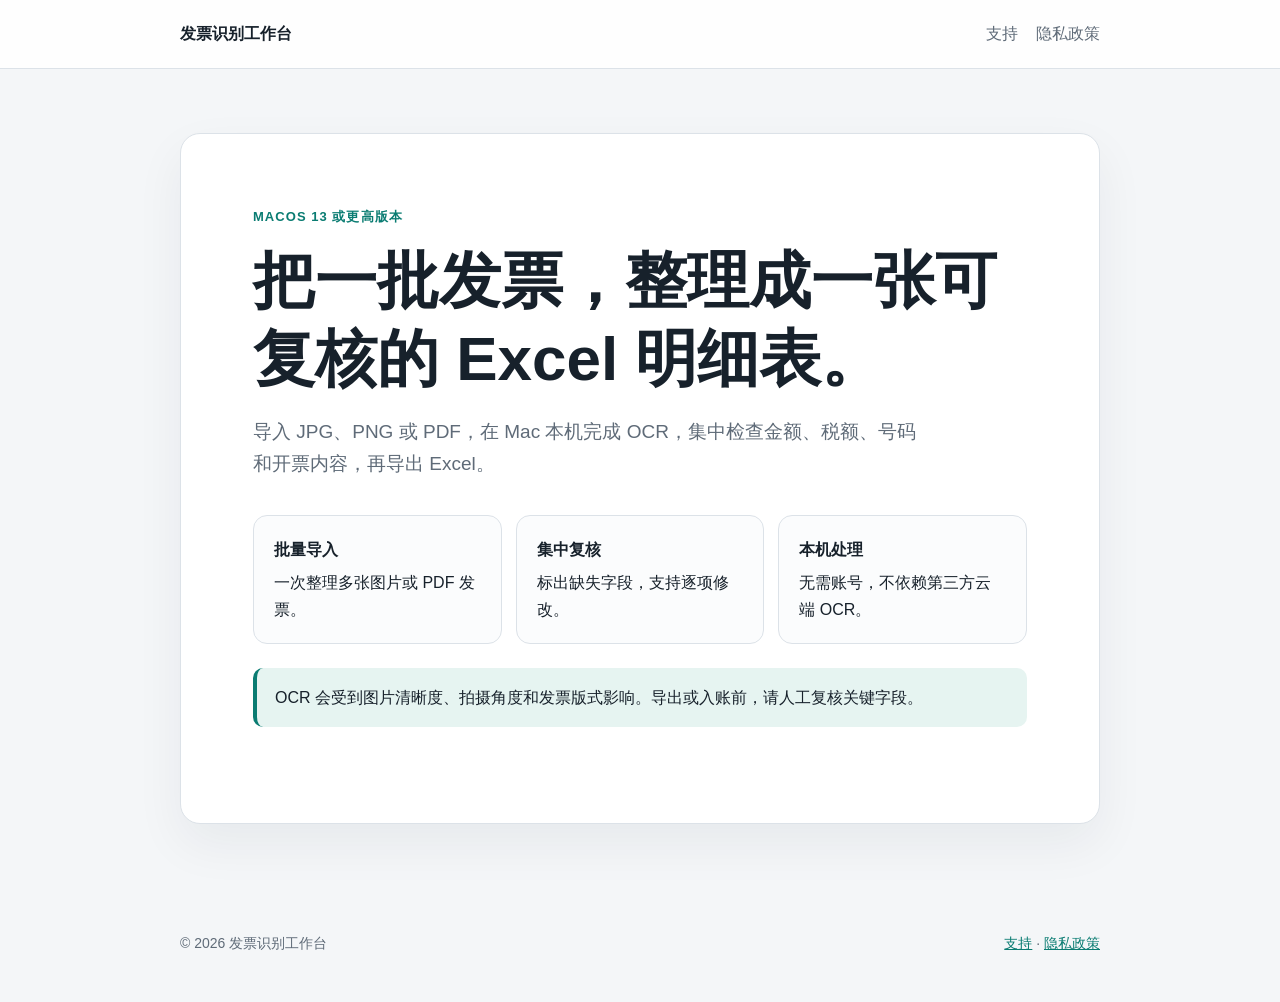
<file: index.html>
<!doctype html>
<html lang="zh-CN">
<head>
  <meta charset="utf-8">
  <meta name="viewport" content="width=device-width, initial-scale=1">
  <meta name="description" content="发票识别工作台：在 Mac 本机批量识别中文发票，集中复核后导出 Excel。">
  <title>发票识别工作台</title>
  <link rel="stylesheet" href="styles.css">
</head>
<body>
  <header>
    <nav class="shell">
      <a class="brand" href="./">发票识别工作台</a>
      <div class="links"><a href="support/">支持</a><a href="privacy/">隐私政策</a></div>
    </nav>
  </header>
  <main class="shell">
    <section class="hero">
      <div class="eyebrow">macOS 13 或更高版本</div>
      <h1>把一批发票，整理成一张可复核的 Excel 明细表。</h1>
      <p class="lead">导入 JPG、PNG 或 PDF，在 Mac 本机完成 OCR，集中检查金额、税额、号码和开票内容，再导出 Excel。</p>
      <div class="feature-grid">
        <div class="feature"><strong>批量导入</strong><span>一次整理多张图片或 PDF 发票。</span></div>
        <div class="feature"><strong>集中复核</strong><span>标出缺失字段，支持逐项修改。</span></div>
        <div class="feature"><strong>本机处理</strong><span>无需账号，不依赖第三方云端 OCR。</span></div>
      </div>
      <div class="notice">OCR 会受到图片清晰度、拍摄角度和发票版式影响。导出或入账前，请人工复核关键字段。</div>
    </section>
  </main>
  <footer><div class="shell"><span>© 2026 发票识别工作台</span><span><a href="support/">支持</a> · <a href="privacy/">隐私政策</a></span></div></footer>
</body>
</html>
</file>
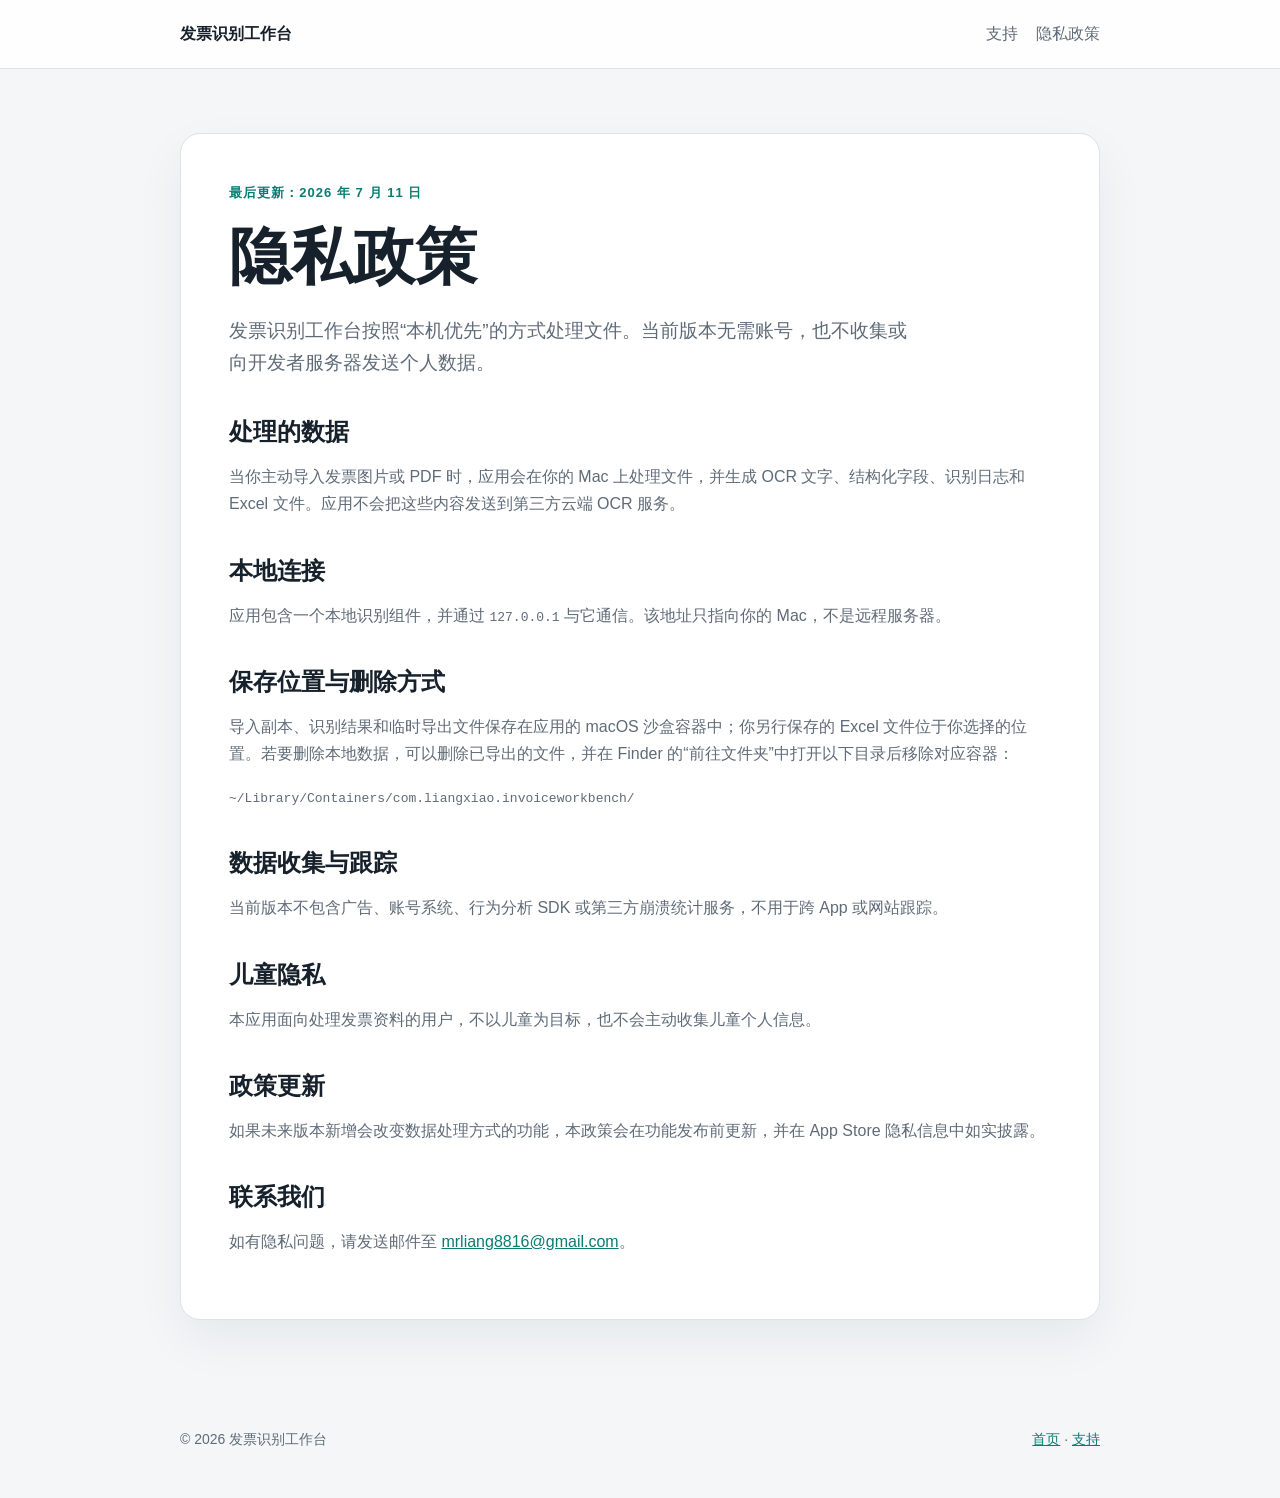
<file: privacy/index.html>
<!doctype html>
<html lang="zh-CN">
<head>
  <meta charset="utf-8">
  <meta name="viewport" content="width=device-width, initial-scale=1">
  <title>隐私政策 — 发票识别工作台</title>
  <link rel="stylesheet" href="../styles.css">
</head>
<body>
  <header><nav class="shell"><a class="brand" href="../">发票识别工作台</a><div class="links"><a href="../support/">支持</a><a href="./">隐私政策</a></div></nav></header>
  <main class="shell">
    <article class="card">
      <div class="eyebrow">最后更新：2026 年 7 月 11 日</div>
      <h1>隐私政策</h1>
      <p class="lead">发票识别工作台按照“本机优先”的方式处理文件。当前版本无需账号，也不收集或向开发者服务器发送个人数据。</p>

      <h2>处理的数据</h2>
      <p>当你主动导入发票图片或 PDF 时，应用会在你的 Mac 上处理文件，并生成 OCR 文字、结构化字段、识别日志和 Excel 文件。应用不会把这些内容发送到第三方云端 OCR 服务。</p>

      <h2>本地连接</h2>
      <p>应用包含一个本地识别组件，并通过 <code>127.0.0.1</code> 与它通信。该地址只指向你的 Mac，不是远程服务器。</p>

      <h2>保存位置与删除方式</h2>
      <p>导入副本、识别结果和临时导出文件保存在应用的 macOS 沙盒容器中；你另行保存的 Excel 文件位于你选择的位置。若要删除本地数据，可以删除已导出的文件，并在 Finder 的“前往文件夹”中打开以下目录后移除对应容器：</p>
      <p><code>~/Library/Containers/com.liangxiao.invoiceworkbench/</code></p>

      <h2>数据收集与跟踪</h2>
      <p>当前版本不包含广告、账号系统、行为分析 SDK 或第三方崩溃统计服务，不用于跨 App 或网站跟踪。</p>

      <h2>儿童隐私</h2>
      <p>本应用面向处理发票资料的用户，不以儿童为目标，也不会主动收集儿童个人信息。</p>

      <h2>政策更新</h2>
      <p>如果未来版本新增会改变数据处理方式的功能，本政策会在功能发布前更新，并在 App Store 隐私信息中如实披露。</p>

      <h2>联系我们</h2>
      <p>如有隐私问题，请发送邮件至 <a href="mailto:mrliang8816@gmail.com?subject=InvoiceWorkbench%20Privacy">mrliang8816@gmail.com</a>。</p>
    </article>
  </main>
  <footer><div class="shell"><span>© 2026 发票识别工作台</span><span><a href="../">首页</a> · <a href="../support/">支持</a></span></div></footer>
</body>
</html>
</file>
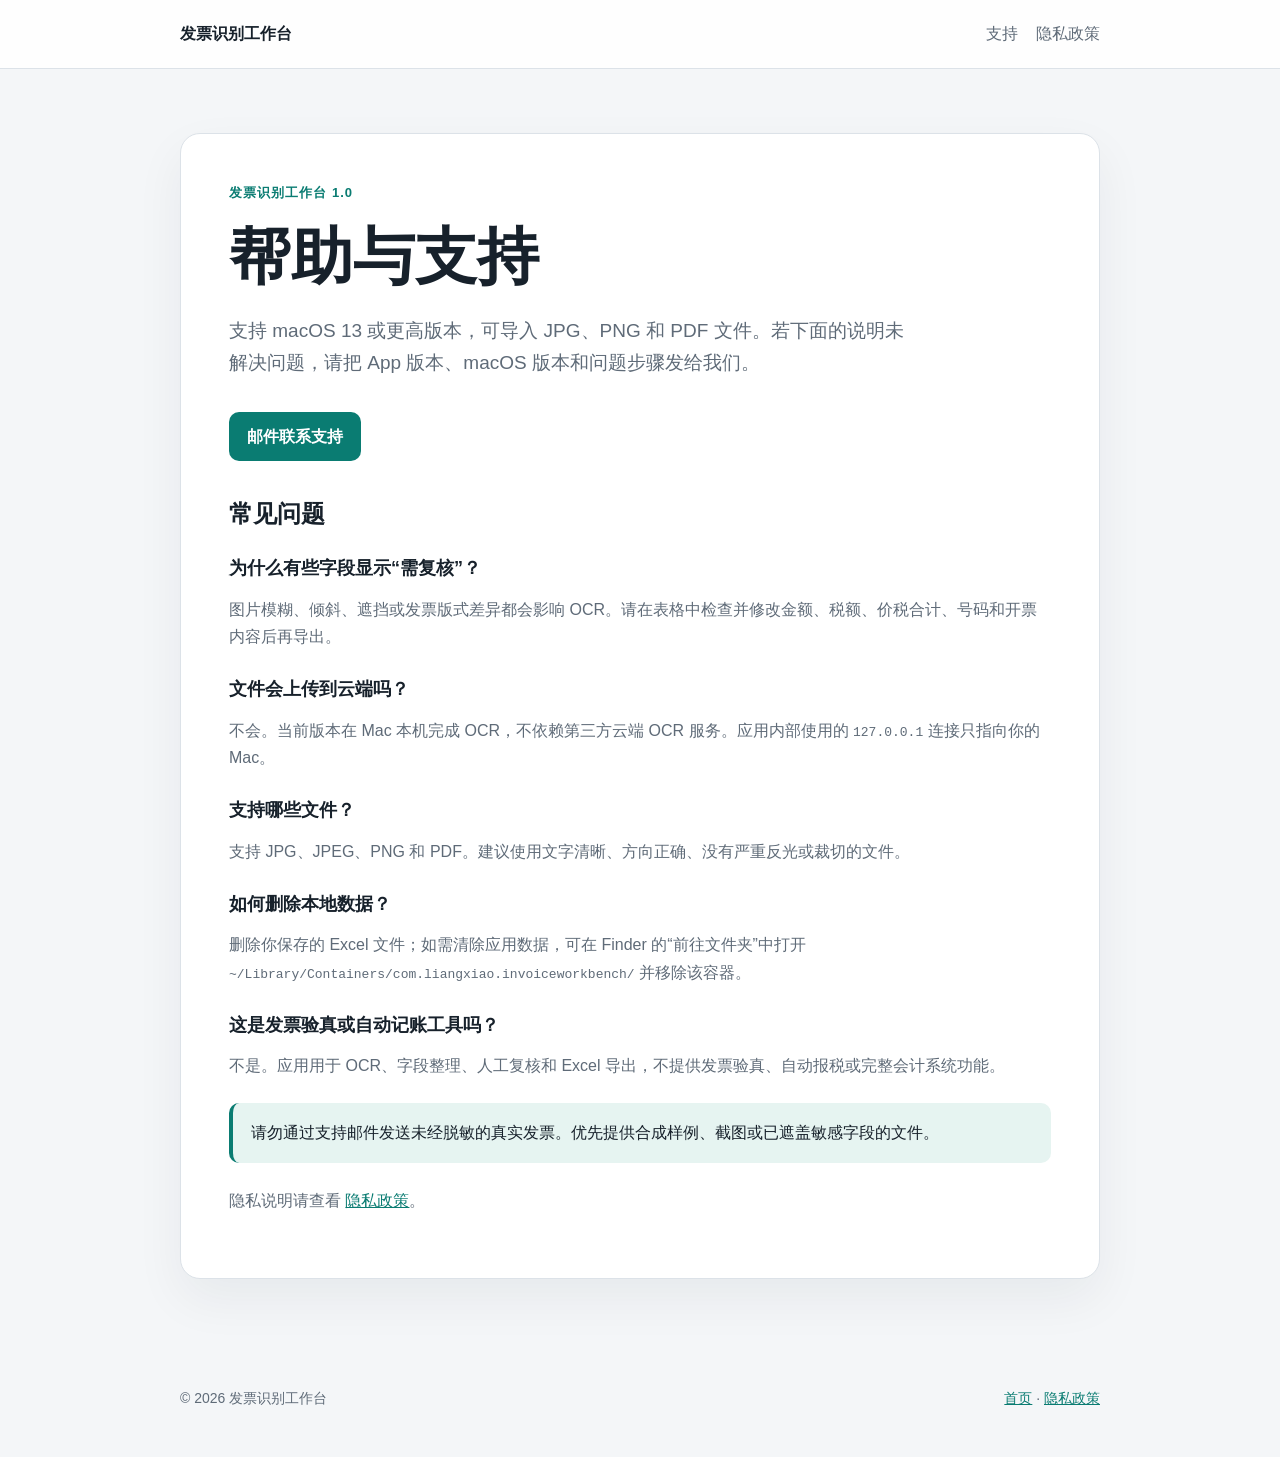
<file: support/index.html>
<!doctype html>
<html lang="zh-CN">
<head>
  <meta charset="utf-8">
  <meta name="viewport" content="width=device-width, initial-scale=1">
  <title>支持 — 发票识别工作台</title>
  <link rel="stylesheet" href="../styles.css">
</head>
<body>
  <header><nav class="shell"><a class="brand" href="../">发票识别工作台</a><div class="links"><a href="./">支持</a><a href="../privacy/">隐私政策</a></div></nav></header>
  <main class="shell">
    <article class="card">
      <div class="eyebrow">发票识别工作台 1.0</div>
      <h1>帮助与支持</h1>
      <p class="lead">支持 macOS 13 或更高版本，可导入 JPG、PNG 和 PDF 文件。若下面的说明未解决问题，请把 App 版本、macOS 版本和问题步骤发给我们。</p>
      <a class="button" href="mailto:mrliang8816@gmail.com?subject=InvoiceWorkbench%20Support">邮件联系支持</a>

      <h2>常见问题</h2>
      <h3>为什么有些字段显示“需复核”？</h3>
      <p>图片模糊、倾斜、遮挡或发票版式差异都会影响 OCR。请在表格中检查并修改金额、税额、价税合计、号码和开票内容后再导出。</p>

      <h3>文件会上传到云端吗？</h3>
      <p>不会。当前版本在 Mac 本机完成 OCR，不依赖第三方云端 OCR 服务。应用内部使用的 <code>127.0.0.1</code> 连接只指向你的 Mac。</p>

      <h3>支持哪些文件？</h3>
      <p>支持 JPG、JPEG、PNG 和 PDF。建议使用文字清晰、方向正确、没有严重反光或裁切的文件。</p>

      <h3>如何删除本地数据？</h3>
      <p>删除你保存的 Excel 文件；如需清除应用数据，可在 Finder 的“前往文件夹”中打开 <code>~/Library/Containers/com.liangxiao.invoiceworkbench/</code> 并移除该容器。</p>

      <h3>这是发票验真或自动记账工具吗？</h3>
      <p>不是。应用用于 OCR、字段整理、人工复核和 Excel 导出，不提供发票验真、自动报税或完整会计系统功能。</p>

      <div class="notice">请勿通过支持邮件发送未经脱敏的真实发票。优先提供合成样例、截图或已遮盖敏感字段的文件。</div>
      <p>隐私说明请查看 <a href="../privacy/">隐私政策</a>。</p>
    </article>
  </main>
  <footer><div class="shell"><span>© 2026 发票识别工作台</span><span><a href="../">首页</a> · <a href="../privacy/">隐私政策</a></span></div></footer>
</body>
</html>
</file>
<file: styles.css>
:root {
  color-scheme: light;
  --bg: #f4f6f8;
  --surface: #ffffff;
  --ink: #17212b;
  --muted: #5f6b78;
  --line: #dce2e8;
  --accent: #0a7c72;
  --accent-soft: #e6f4f1;
}

* { box-sizing: border-box; }

body {
  margin: 0;
  background: var(--bg);
  color: var(--ink);
  font-family: -apple-system, BlinkMacSystemFont, "SF Pro Text", "PingFang SC", "Helvetica Neue", Arial, sans-serif;
  line-height: 1.7;
}

a { color: var(--accent); }

.shell {
  width: min(920px, calc(100% - 36px));
  margin: 0 auto;
}

header {
  border-bottom: 1px solid var(--line);
  background: rgba(255, 255, 255, .92);
}

nav {
  display: flex;
  align-items: center;
  justify-content: space-between;
  min-height: 68px;
  gap: 24px;
}

.brand {
  color: var(--ink);
  font-weight: 700;
  text-decoration: none;
}

.links { display: flex; gap: 18px; }
.links a { color: var(--muted); text-decoration: none; }

main { padding: 64px 0 80px; }

.hero, .card {
  border: 1px solid var(--line);
  border-radius: 20px;
  background: var(--surface);
  box-shadow: 0 20px 50px rgba(23, 33, 43, .06);
}

.hero { padding: clamp(34px, 7vw, 72px); }
.card { padding: clamp(26px, 5vw, 48px); }

.eyebrow {
  color: var(--accent);
  font-size: 13px;
  font-weight: 700;
  letter-spacing: .08em;
  text-transform: uppercase;
}

h1, h2, h3 { line-height: 1.25; }
h1 { margin: 14px 0 18px; font-size: clamp(36px, 7vw, 62px); }
h2 { margin: 38px 0 12px; font-size: 24px; }
h3 { margin: 28px 0 8px; font-size: 18px; }
p, li { color: var(--muted); }

.lead { max-width: 680px; font-size: 19px; }

.feature-grid {
  display: grid;
  grid-template-columns: repeat(3, 1fr);
  gap: 14px;
  margin-top: 34px;
}

.feature {
  border: 1px solid var(--line);
  border-radius: 14px;
  background: #fbfcfd;
  padding: 20px;
}

.feature strong { display: block; margin-bottom: 6px; }

.notice {
  margin: 24px 0;
  border-left: 4px solid var(--accent);
  border-radius: 10px;
  background: var(--accent-soft);
  padding: 16px 18px;
}

.button {
  display: inline-block;
  margin-top: 14px;
  border-radius: 10px;
  background: var(--accent);
  color: white;
  font-weight: 650;
  padding: 11px 18px;
  text-decoration: none;
}

footer { padding: 28px 0 46px; color: var(--muted); font-size: 14px; }
footer .shell { display: flex; justify-content: space-between; gap: 18px; flex-wrap: wrap; }

@media (max-width: 720px) {
  .feature-grid { grid-template-columns: 1fr; }
  nav { align-items: flex-start; flex-direction: column; padding: 16px 0; }
}
</file>
